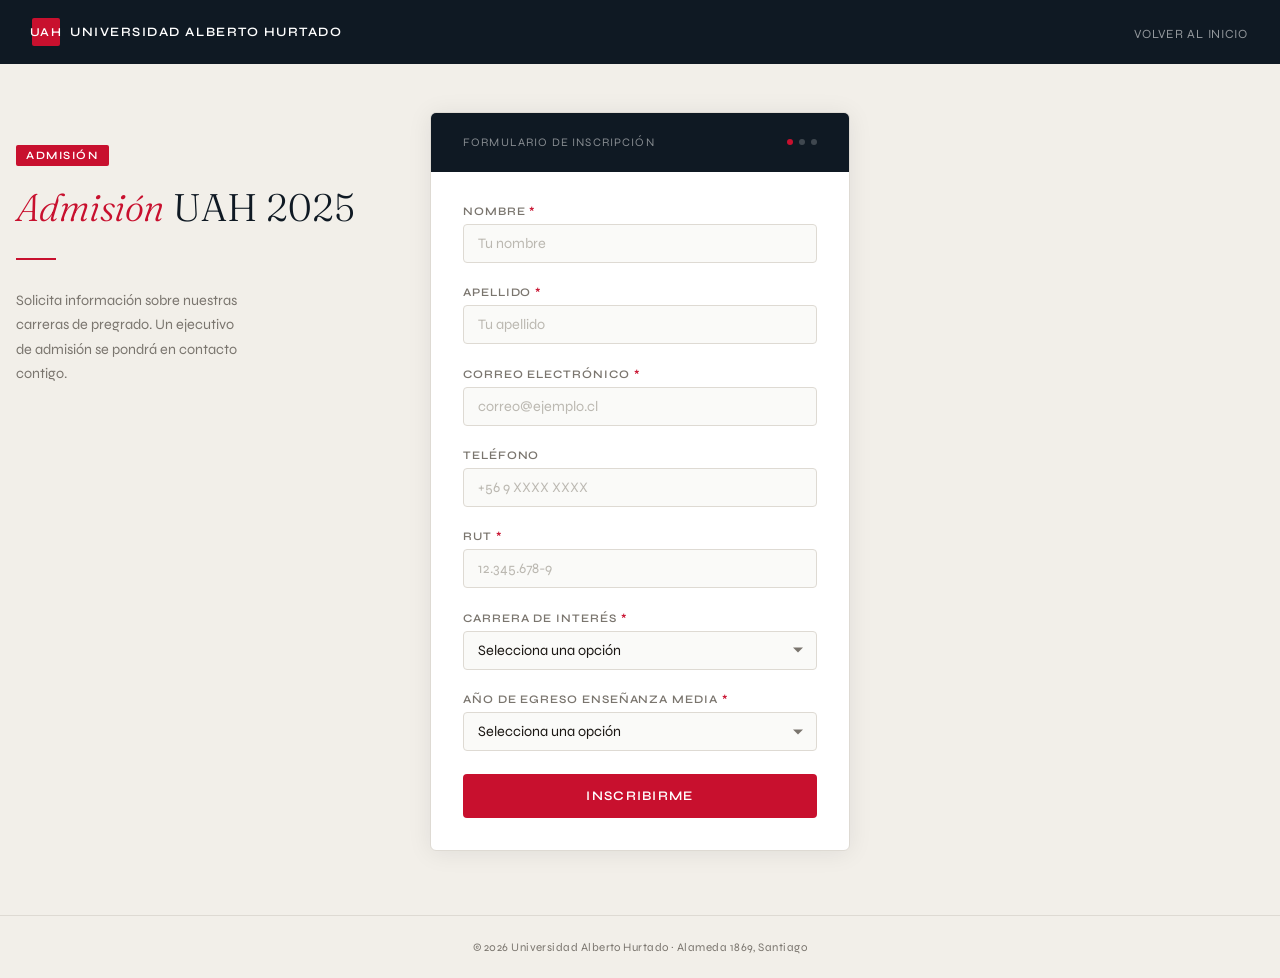
<file: admision/index.html>
<!doctype html>
<html lang="es">
  <head>
    <meta charset="UTF-8" />
    <meta name="viewport" content="width=device-width, initial-scale=1.0" />
    <title>Admisión UAH · Solicitud de información</title>
    <link rel="stylesheet" href="../shared/styles.css" />
  </head>
  <body>
    <div id="form-app"></div>

    <script type="module">
      import { initForm } from "../shared/form-engine.js";

      // ─── CONFIGURACIÓN — edita aquí para cada formulario nuevo ───────────────
      const config = {
        titulo: "Admisión UAH 2025",
        subtitulo:
          "Solicita información sobre nuestras carreras de pregrado. Un ejecutivo de admisión se pondrá en contacto contigo.",
        tag: "Admisión",

        hubspot: {
          portalId: "51242713", // ← reemplazar
          formGuid: "239ef8a1-a8dd-4ac1-a04a-252f2f53149f", // ← reemplazar
        },

        sheets: {
          webhookUrl:
            "https://script.google.com/macros/s/AKfycbyNfGHsR__c_IuZ9dgZimMooe-xX3L0EpVDHtz8hPoidBx-mxCfkkmqRc4EvUSVCjIJIA/exec", // ← reemplazar
        },

        interes: "Admisión Pregrado", // valor que se acumula en el multi-select de HubSpot

        campos: [
          {
            id: "firstname",
            label: "Nombre",
            tipo: "text",
            requerido: true,
            placeholder: "Tu nombre",
          },
          {
            id: "lastname",
            label: "Apellido",
            tipo: "text",
            requerido: true,
            placeholder: "Tu apellido",
          },
          {
            id: "email",
            label: "Correo electrónico",
            tipo: "email",
            requerido: true,
            placeholder: "correo@ejemplo.cl",
          },
          {
            id: "phone",
            label: "Teléfono",
            tipo: "tel",
            requerido: false,
            placeholder: "+56 9 XXXX XXXX",
          },
          {
            id: "rut",
            label: "RUT",
            tipo: "rut",
            requerido: true,
            placeholder: "12.345.678-9",
          },
          {
            id: "carrera_interes",
            label: "Carrera de interés",
            tipo: "select",
            requerido: true,
            opciones: [
              "Derecho",
              "Psicología",
              "Trabajo Social",
              "Ingeniería Comercial",
              "Pedagogía en Historia",
              "Filosofía",
              "Periodismo",
              "Otra",
            ],
          },
          {
            id: "anio_egreso",
            label: "Año de egreso enseñanza media",
            tipo: "select",
            requerido: true,
            opciones: ["2025", "2024", "2023", "2022 o antes"],
          },
        ],
      };
      // ─────────────────────────────────────────────────────────────────────────

      initForm(config);
    </script>
  </body>
</html>
</file>
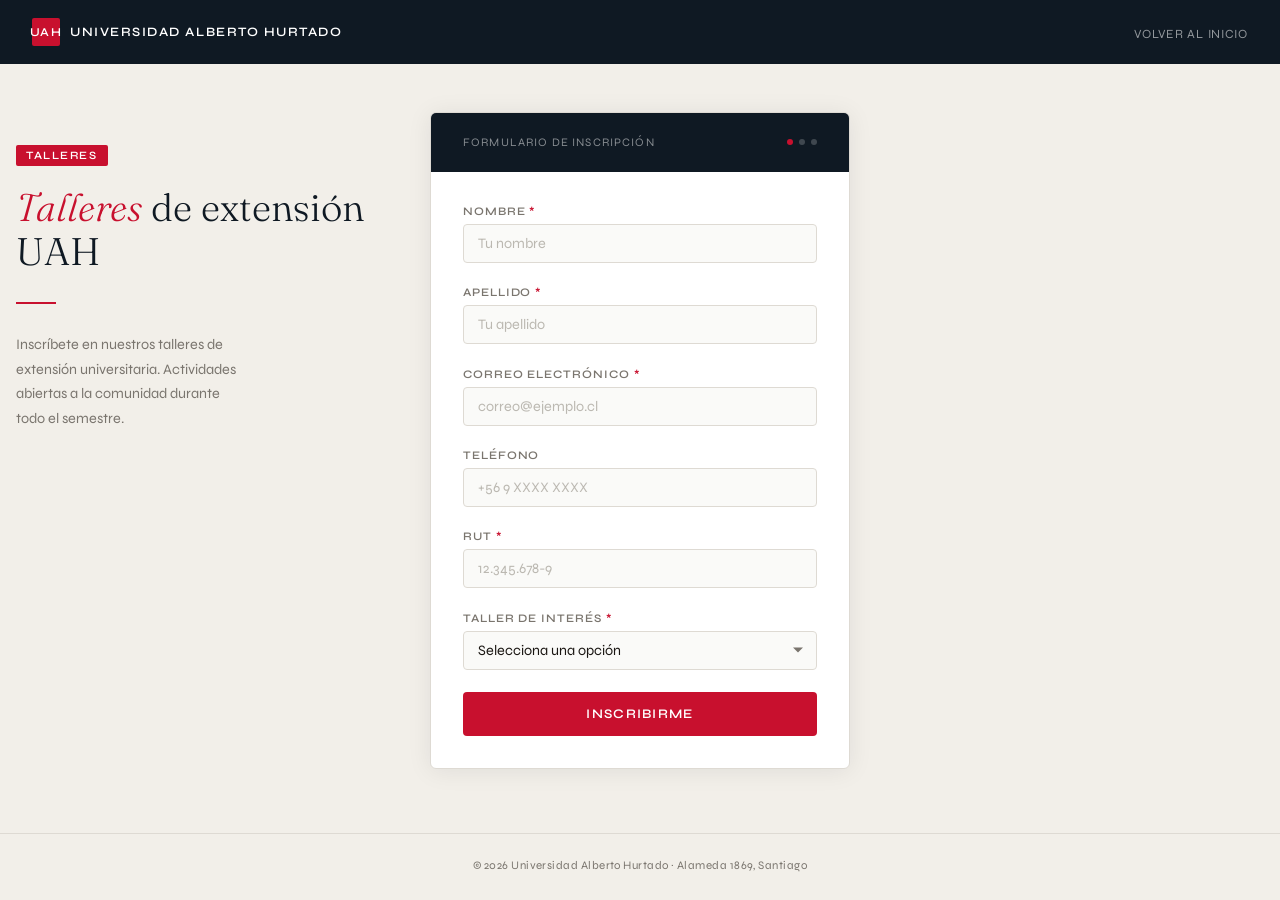
<file: talleres/index.html>
<!doctype html>
<html lang="es">
  <head>
    <meta charset="UTF-8" />
    <meta name="viewport" content="width=device-width, initial-scale=1.0" />
    <title>Talleres UAH · Inscripción</title>
    <link rel="stylesheet" href="../shared/styles.css" />
  </head>
  <body>
    <div id="form-app"></div>

    <script type="module">
      import { initForm } from "../shared/form-engine.js";

      // ─── CONFIGURACIÓN — edita aquí para cada formulario nuevo ───────────────
      const config = {
        titulo: "Talleres de extensión UAH",
        subtitulo:
          "Inscríbete en nuestros talleres de extensión universitaria. Actividades abiertas a la comunidad durante todo el semestre.",
        tag: "Talleres",

        hubspot: {
          portalId: "51242713", // ← reemplazar
          formGuid: "7060729a-af75-41ef-af87-301948c11def", // ← reemplazar
        },

        sheets: {
          webhookUrl:
            "https://script.google.com/macros/s/AKfycbxPvkuygbdoj_zRcAdfvLyl3BcXq8dLfC-kDZzUG_7i_4_6j2fD11Jiq50fpwZp4S1u/exec", // ← reemplazar
        },

        interes: "Taller UAH", // valor que se acumula en el multi-select de HubSpot

        campos: [
          {
            id: "firstname",
            label: "Nombre",
            tipo: "text",
            requerido: true,
            placeholder: "Tu nombre",
          },
          {
            id: "lastname",
            label: "Apellido",
            tipo: "text",
            requerido: true,
            placeholder: "Tu apellido",
          },
          {
            id: "email",
            label: "Correo electrónico",
            tipo: "email",
            requerido: true,
            placeholder: "correo@ejemplo.cl",
          },
          {
            id: "phone",
            label: "Teléfono",
            tipo: "tel",
            requerido: false,
            placeholder: "+56 9 XXXX XXXX",
          },
          {
            id: "rut",
            label: "RUT",
            tipo: "rut",
            requerido: true,
            placeholder: "12.345.678-9",
          },
          {
            id: "taller_interes",
            label: "Taller de interés",
            tipo: "select",
            requerido: true,
            opciones: [
              "Taller de Pintura",
              "Taller de Fotografía",
              "Taller de Teatro",
              "Taller de Escritura Creativa",
              "Taller de Música",
            ],
          },
        ],
      };
      // ─────────────────────────────────────────────────────────────────────────

      initForm(config);
    </script>
  </body>
</html>
</file>
<file: shared/styles.css>
@import url('https://fonts.googleapis.com/css2?family=Fraunces:ital,wght@0,300;0,400;1,300&family=Syne:wght@400;500;600&display=swap');

*, *::before, *::after { box-sizing: border-box; margin: 0; padding: 0; }

:root {
  --navy:   #0f1923;
  --red:    #c8102e;
  --red-dk: #a00d25;
  --bg:     #f2efe9;
  --card:   #ffffff;
  --border: #dedad3;
  --muted:  #7a756e;
  --text:   #1a1612;
  --radius: 4px;
  --shadow: 0 2px 24px rgba(15,25,35,0.08);
}

html { font-size: 16px; }

body {
  font-family: 'Syne', sans-serif;
  background: var(--bg);
  color: var(--text);
  min-height: 100vh;
  display: grid;
  grid-template-rows: auto 1fr auto;
}

/* ── Header ─────────────────────────────── */
.site-header {
  background: var(--navy);
  padding: 0 2rem;
  display: flex;
  align-items: center;
  justify-content: space-between;
  height: 64px;
  position: sticky;
  top: 0;
  z-index: 10;
}

.site-header .logo {
  font-family: 'Syne', sans-serif;
  font-weight: 600;
  font-size: 0.8rem;
  letter-spacing: 0.12em;
  text-transform: uppercase;
  color: #fff;
  text-decoration: none;
  display: flex;
  align-items: center;
  gap: 10px;
}

.site-header .logo-mark {
  width: 28px;
  height: 28px;
  background: var(--red);
  border-radius: 2px;
  display: flex;
  align-items: center;
  justify-content: center;
  font-size: 0.75rem;
  font-weight: 600;
  color: #fff;
  flex-shrink: 0;
}

.site-header nav a {
  color: rgba(255,255,255,0.55);
  text-decoration: none;
  font-size: 0.78rem;
  letter-spacing: 0.06em;
  text-transform: uppercase;
  transition: color 0.2s;
}
.site-header nav a:hover { color: #fff; }

/* ── Main layout ─────────────────────────── */
main {
  display: grid;
  grid-template-columns: 1fr 420px 1fr;
  gap: 0;
  padding: 3rem 1rem 4rem;
  align-items: start;
}

.form-sidebar {
  padding: 2rem 2rem 0 0;
}

.form-sidebar .activity-tag {
  display: inline-block;
  background: var(--red);
  color: #fff;
  font-size: 0.7rem;
  font-weight: 600;
  letter-spacing: 0.14em;
  text-transform: uppercase;
  padding: 4px 10px;
  border-radius: 2px;
  margin-bottom: 1.2rem;
}

.form-sidebar h1 {
  font-family: 'Fraunces', serif;
  font-weight: 300;
  font-size: 2.4rem;
  line-height: 1.15;
  color: var(--navy);
  margin-bottom: 1.2rem;
}

.form-sidebar h1 em {
  font-style: italic;
  color: var(--red);
}

.form-sidebar p {
  font-size: 0.9rem;
  color: var(--muted);
  line-height: 1.7;
  max-width: 28ch;
}

.form-sidebar .divider {
  width: 40px;
  height: 2px;
  background: var(--red);
  margin: 1.8rem 0;
}

/* ── Card ────────────────────────────────── */
.form-card {
  background: var(--card);
  border: 1px solid var(--border);
  border-radius: 6px;
  box-shadow: var(--shadow);
  overflow: hidden;
}

.form-card-header {
  background: var(--navy);
  padding: 1.4rem 2rem;
  display: flex;
  align-items: center;
  justify-content: space-between;
}

.form-card-header span {
  color: rgba(255,255,255,0.5);
  font-size: 0.72rem;
  letter-spacing: 0.1em;
  text-transform: uppercase;
}

.form-step-indicator {
  display: flex;
  gap: 6px;
  align-items: center;
}
.form-step-dot {
  width: 6px; height: 6px;
  border-radius: 50%;
  background: rgba(255,255,255,0.2);
}
.form-step-dot.active { background: var(--red); }

.form-body { padding: 2rem; }

/* ── Campos ──────────────────────────────── */
.field-group {
  margin-bottom: 1.4rem;
  position: relative;
}

.field-group.half {
  display: inline-block;
  width: calc(50% - 6px);
}
.field-group.half:nth-child(odd) { margin-right: 12px; }

.field-group label {
  display: block;
  font-size: 0.72rem;
  font-weight: 600;
  letter-spacing: 0.08em;
  text-transform: uppercase;
  color: var(--muted);
  margin-bottom: 6px;
  transition: color 0.2s;
}

.field-group:focus-within label { color: var(--navy); }
.field-group.error label { color: var(--red); }

.field-group input,
.field-group select {
  width: 100%;
  padding: 10px 14px;
  font-family: 'Syne', sans-serif;
  font-size: 0.9rem;
  color: var(--text);
  background: #fafaf8;
  border: 1.5px solid var(--border);
  border-radius: var(--radius);
  outline: none;
  transition: border-color 0.2s, background 0.2s, box-shadow 0.2s;
  appearance: none;
  -webkit-appearance: none;
}

.field-group input::placeholder { color: #bbb8b1; }

.field-group input:focus,
.field-group select:focus {
  border-color: var(--navy);
  background: #fff;
  box-shadow: 0 0 0 3px rgba(15,25,35,0.06);
}

.field-group.error input,
.field-group.error select {
  border-color: var(--red);
  background: #fff8f8;
}

.field-error {
  font-size: 0.72rem;
  color: var(--red);
  margin-top: 5px;
  display: none;
}
.field-group.error .field-error { display: block; }

/* Select arrow */
.select-wrapper { position: relative; }
.select-wrapper::after {
  content: '';
  position: absolute;
  right: 14px;
  top: 50%;
  transform: translateY(-50%);
  width: 0; height: 0;
  border-left: 5px solid transparent;
  border-right: 5px solid transparent;
  border-top: 5px solid var(--muted);
  pointer-events: none;
}

/* ── Submit ──────────────────────────────── */
.btn-submit {
  width: 100%;
  padding: 14px;
  margin-top: 0.5rem;
  background: var(--red);
  color: #fff;
  font-family: 'Syne', sans-serif;
  font-size: 0.82rem;
  font-weight: 600;
  letter-spacing: 0.1em;
  text-transform: uppercase;
  border: none;
  border-radius: var(--radius);
  cursor: pointer;
  transition: background 0.2s, transform 0.1s;
  display: flex;
  align-items: center;
  justify-content: center;
  gap: 10px;
}
.btn-submit:hover { background: var(--red-dk); }
.btn-submit:active { transform: scale(0.99); }
.btn-submit:disabled { opacity: 0.6; cursor: not-allowed; }

.spinner {
  width: 16px; height: 16px;
  border: 2px solid rgba(255,255,255,0.4);
  border-top-color: #fff;
  border-radius: 50%;
  animation: spin 0.7s linear infinite;
  display: none;
}
.loading .spinner { display: block; }
.loading .btn-text { opacity: 0.7; }

@keyframes spin { to { transform: rotate(360deg); } }

/* ── Estado de éxito ─────────────────────── */
.success-screen {
  display: none;
  padding: 3rem 2rem;
  text-align: center;
}
.success-screen.visible { display: block; }

.success-icon {
  width: 56px; height: 56px;
  background: #eef8f2;
  border-radius: 50%;
  display: flex;
  align-items: center;
  justify-content: center;
  margin: 0 auto 1.4rem;
  animation: pop 0.4s cubic-bezier(0.175,0.885,0.32,1.275);
}
.success-icon svg { color: #1a8a4a; }

@keyframes pop {
  from { transform: scale(0); opacity: 0; }
  to   { transform: scale(1); opacity: 1; }
}

.success-screen h2 {
  font-family: 'Fraunces', serif;
  font-weight: 300;
  font-size: 1.6rem;
  color: var(--navy);
  margin-bottom: 0.7rem;
}
.success-screen p {
  font-size: 0.88rem;
  color: var(--muted);
  line-height: 1.7;
}

/* ── Footer ──────────────────────────────── */
.site-footer {
  text-align: center;
  padding: 1.5rem;
  font-size: 0.72rem;
  color: #b0ab a3;
  color: var(--muted);
  letter-spacing: 0.04em;
  border-top: 1px solid var(--border);
}

/* ── Responsive ──────────────────────────── */
@media (max-width: 820px) {
  main {
    grid-template-columns: 1fr;
    padding: 2rem 1rem 3rem;
  }
  .form-sidebar {
    padding: 0 0 2rem 0;
  }
  .form-sidebar h1 { font-size: 2rem; }
  .form-sidebar p { max-width: 100%; }
  .field-group.half {
    display: block;
    width: 100%;
    margin-right: 0;
  }
}
</file>
